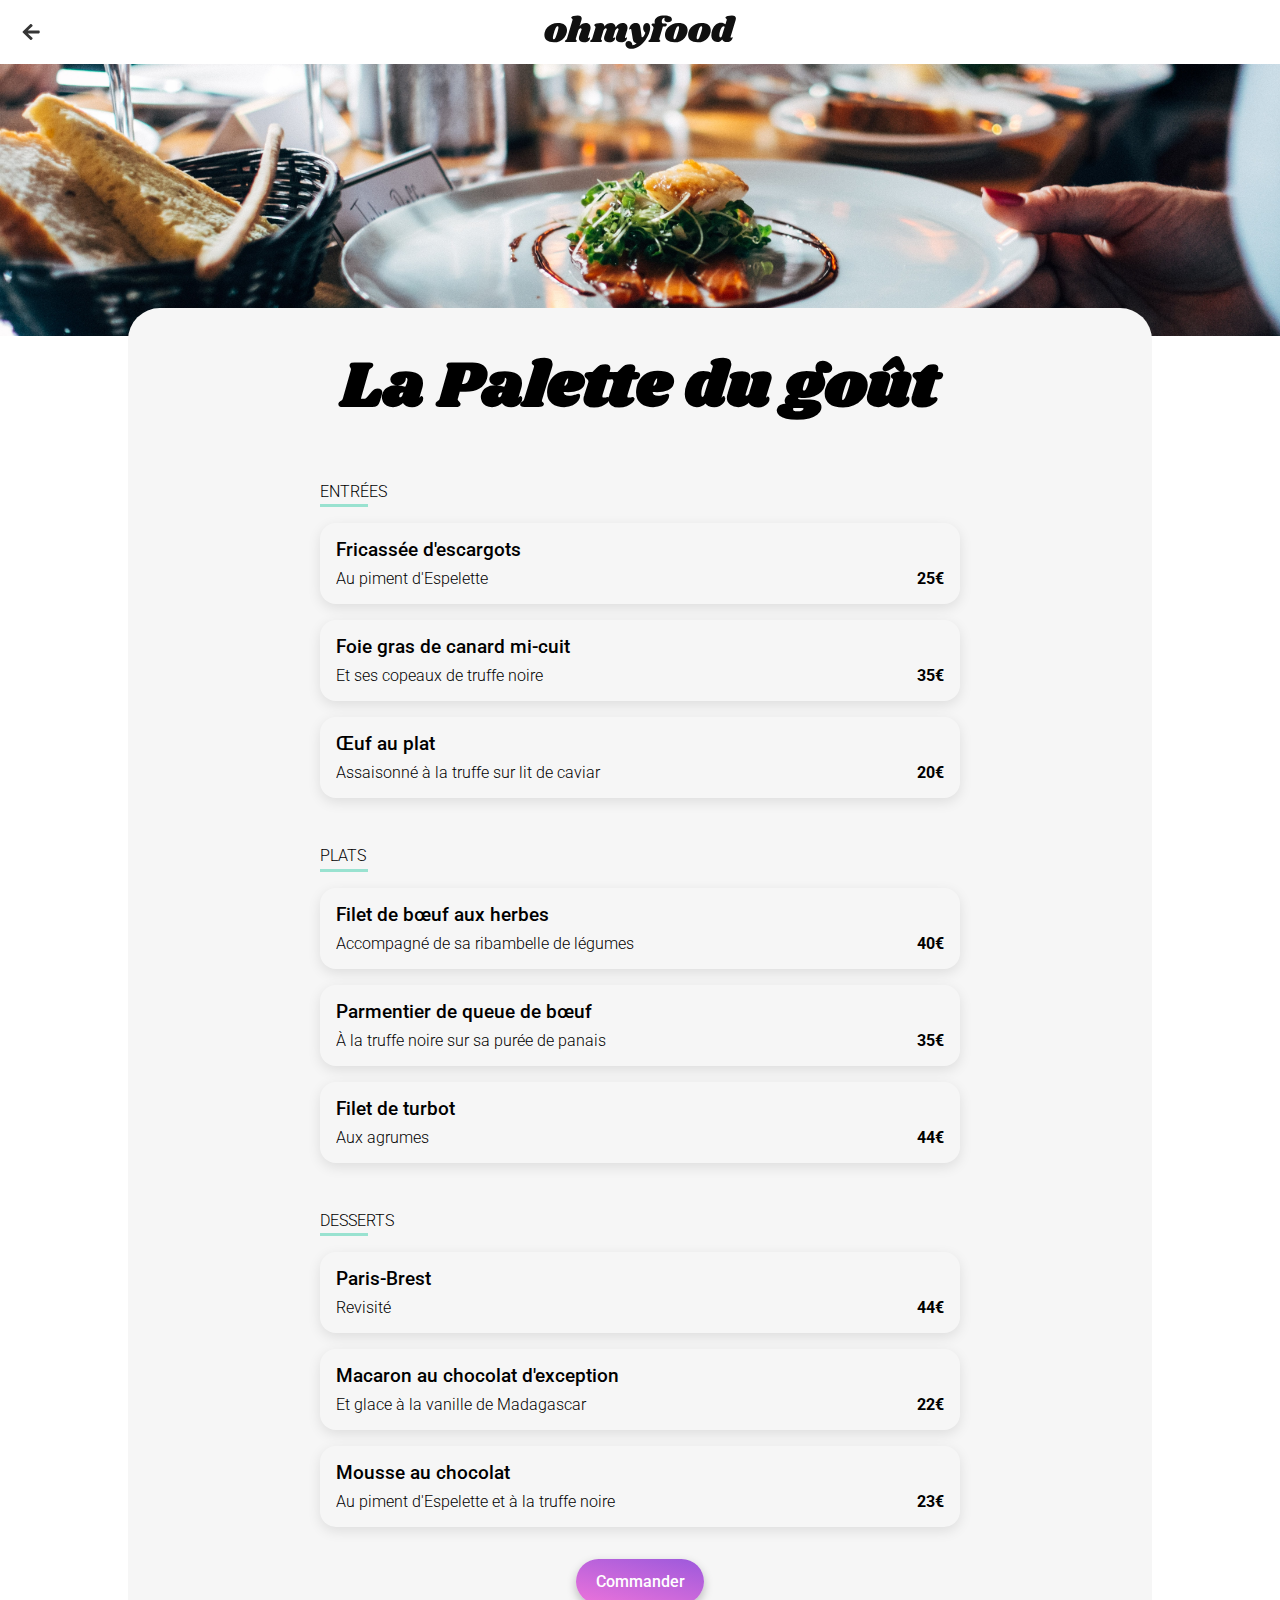
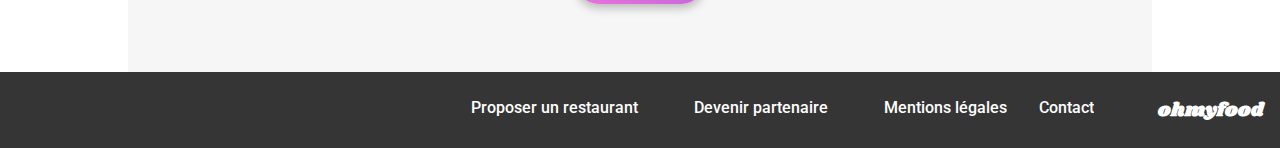
<file: restaurant.html>
<!DOCTYPE html>
<html lang="fr">

<head>
    <meta charset="UTF-8">
    <meta name="viewport" content="width=device-width, initial-scale=1.0">
    <title>Ohmyfood</title>
    <link rel="preconnect" href="https://fonts.googleapis.com">
    <link rel="preconnect" href="https://fonts.gstatic.com" crossorigin>
    <link href="https://fonts.googleapis.com/css2?family=Roboto:wght@300;400;500;700&family=Shrikhand&display=swap" rel="stylesheet">
    <link rel="stylesheet" href="./css/main.css">
    <!-- <script src="https://kit.fontawesome.com/b76aa4c2e9.js" crossorigin="anonymous"></script> -->
    <link rel="stylesheet" href="https://cdnjs.cloudflare.com/ajax/libs/font-awesome/6.2.1/css/all.min.css"
    integrity="sha512-MV7K8+y+gLIBoVD59lQIYicR65iaqukzvf/nwasF0nqhPay5w/9lJmVM2hMDcnK1OnMGCdVK+iQrJ7lzPJQd1w=="
    crossorigin="anonymous" referrerpolicy="no-referrer" />
</head>

<body>
    <header class="header header--back">
        <a href="./index.html" class="header__back"><img src="./assets/images/icons/back-arrow.svg" class="header__arrow"></a>
        <h1 title="Ohmyfood"><a href="#" class="header__link"><img src="./assets/images/logo/ohmyfood@2x.svg" class="header__logo"></a></h1>
    </header>
    <main>
        <img src="./assets/images/restaurants/jay-wennington-N_Y88TWmGwA-unsplash.jpg" class="cover">
        <section class="menu">
            <div class="menu__title">
                <h1>La Palette du goût</h1>
            </div>
            <div class="menu__category">
                <h2 class="menu__category-title anim__appear anim--timing1">Entrées</h2>
                <div class="menu__stroke motion-appear anim__appear anim--timing1"></div>
                <div class="menu__cards">
                    <article class="card anim__appear anim--timing2">
                        <div class="card__content">
                            <div class="card__text">
                                <h3 class="card__title">Fricassée d'escargots</h3>
                                <p class="card__description">Au piment d'Espelette</p>
                            </div>
                            <p class="card__price">25€</p>
                        </div>
                        <div class="card__check">
                            <i class="fa-solid fa-circle-check"></i>
                        </div>
                    </article>
                    <article class="card anim__appear anim--timing3">
                        <div class="card__content">
                            <div class="card__text">
                                <h3 class="card__title">Foie gras de canard mi-cuit</h3>
                                <p class="card__description">Et ses copeaux de truffe noire</p>
                            </div>
                            <p class="card__price">35€</p>
                        </div>
                        <div class="card__check">
                            <i class="fa-solid fa-circle-check"></i>
                        </div>
                    </article>
                    <article class="card anim__appear anim--timing4">
                        <div class="card__content">
                            <div class="card__text">
                                <h3 class="card__title">Œuf au plat</h3>
                                <p class="card__description">Assaisonné à la truffe sur lit de caviar</p>
                            </div>
                            <p class="card__price">20€</p>
                        </div>
                        <div class="card__check">
                            <i class="fa-solid fa-circle-check"></i>
                        </div>
                    </article>
                </div>
            </div>  
            <div class="menu__category">
                <h2 class="menu__category-title anim__appear anim--timing5">Plats</h2>
                <div class="menu__stroke anim__appear anim--timing5"></div>
                <div class="menu__cards">
                    <article class="card anim__appear anim--timing6">
                        <div class="card__content">
                            <div class="card__text">
                                <h3 class="card__title">Filet de bœuf aux herbes</h3>
                                <p class="card__description">Accompagné de sa ribambelle de légumes</p>
                            </div>
                            <p class="card__price">40€</p>
                        </div>
                        <div class="card__check">
                            <i class="fa-solid fa-circle-check"></i>
                        </div>
                    </article>
                    <article class="card anim__appear anim--timing7">
                        <div class="card__content">
                            <div class="card__text">
                                <h3 class="card__title">Parmentier de queue de bœuf</h3>
                                <p class="card__description">À la truffe noire sur sa purée de panais</p>
                            </div>
                            <p class="card__price">35€</p>
                        </div>
                        <div class="card__check">
                            <i class="fa-solid fa-circle-check"></i>
                        </div>
                    </article>
                    <article class="card anim__appear anim--timing8">
                        <div class="card__content">
                            <div class="card__text">
                                <h3 class="card__title">Filet de turbot</h3>
                                <p class="card__description">Aux agrumes</p>
                            </div>
                            <p class="card__price">44€</p>
                        </div>
                        <div class="card__check">
                            <i class="fa-solid fa-circle-check"></i>
                        </div>
                    </article>
                </div>
            </div>
            <div class="menu__category">
                <h2 class="menu__category-title anim__appear anim--timing9">Desserts</h2>
                <div class="menu__stroke anim__appear anim--timing9"></div>
                <div class="menu__cards">
                    <article class="card anim__appear anim--timing10">
                        <div class="card__content">
                            <div class="card__text">
                                <h3 class="card__title">Paris-Brest</h3>
                                <p class="card__description">Revisité</p>
                            </div>
                            <p class="card__price">44€</p>
                        </div>
                        <div class="card__check">
                            <i class="fa-solid fa-circle-check"></i>
                        </div>
                    </article>
                    <article class="card anim__appear anim--timing11">
                        <div class="card__content">
                            <div class="card__text">
                                <h3 class="card__title">Macaron au chocolat d'exception</h3>
                                <p class="card__description">Et glace à la vanille de Madagascar</p>
                            </div>
                            <p class="card__price">22€</p>
                        </div>
                        <div class="card__check">
                            <i class="fa-solid fa-circle-check"></i>
                        </div>
                    </article>
                    <article class="card anim__appear anim--timing12">
                        <div class="card__content">
                            <div class="card__text">
                                <h3 class="card__title">Mousse au chocolat </h3>
                                <p class="card__description">Au piment d'Espelette et à la truffe noire</p>
                            </div>
                            <p class="card__price">23€</p>
                        </div>
                        <div class="card__check">
                            <i class="fa-solid fa-circle-check"></i>
                        </div>
                    </article>
                </div>
            </div>
            <div class="order">
                <a class="button--primary">Commander</a>
            </div>
        </section>

    </main>
    <footer class="footer">
        <h4 class="footer__logo">ohmyfood</h4>
        <ul class="footer__list">
            <li class="footer__item">
                <div class="footer__container">
                    <a href="#" class="footer__link footer__link--displayed"><i class="footer__icon fa-solid fa-utensils"></i>Proposer un restaurant</a>
                    <a href="#" class="footer__link footer__link--hidden"><i class="footer__icon fa-solid fa-utensils"></i>Proposer un restaurant</a>
                </div>
            </li>
            <li class="footer__item">
                <div class="footer__container">
                    <a href="#" class="footer__link footer__link--displayed"><i class="footer__icon fa-solid fa-handshake-angle"></i>Devenir partenaire</a>
                    <a href="#" class="footer__link footer__link--hidden"><i class="footer__icon fa-solid fa-handshake-angle"></i>Devenir partenaire</a>
                </div>
            </li>
            <li class="footer__item">
                <div class="footer__container">
                    <a href="#" class="footer__link footer__link--displayed">Mentions légales</a>
                    <a href="#" class="footer__link footer__link--hidden">Mentions légales</a>
                </div>
            </li>
            <li class="footer__item">
                <div class="footer__container">
                    <a href="#" class="footer__link footer__link--displayed">Contact</a>
                    <a href="#" class="footer__link footer__link--hidden">Contact</a>
                </div>
            </li>
        </ul>
    </footer>
</body>
</file>
<file: css/main.css>
* {
  -webkit-font-smoothing: antialiased;
  box-sizing: border-box;
  margin: 0;
}

body {
  font-family: "Roboto", sans-serif;
}

p {
  font-size: 1rem;
}

ul {
  padding-left: 0;
}

li {
  list-style: none;
}

a {
  text-decoration: none;
}

.button--primary {
  font-size: 1rem;
  margin: 2rem 0;
  border: none;
  border-radius: 1.5rem;
  padding: 0.8rem 1.2rem;
  color: #fff;
  font-weight: 500;
  position: relative;
  display: inline-block;
  overflow: hidden;
  z-index: 0;
  box-shadow: 0 0.25rem 0.6rem rgba(0, 0, 0, 0.25);
  transition: all 0.2s ease-in-out;
  cursor: pointer;
}
.button--primary::before, .button--primary::after {
  content: "";
  display: block;
  position: absolute;
  left: 0;
  top: 0;
  bottom: 0;
  right: 0;
  background: linear-gradient(193.33deg, #9356dc -11.44%, #ff79dA 123.93%);
  z-index: -1;
}
.button--primary::after {
  opacity: 0;
  background: linear-gradient(0deg, rgba(255, 255, 255, 0.15), rgba(255, 255, 255, 0.15)), linear-gradient(200.64deg, #9356dc -5.2%, #ff79dA 110.74%);
  transition: all 0.2s ease-in-out;
}
.button--primary:hover {
  box-shadow: 0 0.25rem 0.8rem rgba(0, 0, 0, 0.35);
}
.button--primary:hover::after {
  opacity: 1;
}

.header {
  position: relative;
  height: 4rem;
  display: flex;
  justify-content: center;
  align-items: center;
}
.header__link {
  display: flex;
  align-items: center;
}
.header__logo {
  width: 12rem;
}
.header__back {
  position: absolute;
  left: 1rem;
  display: flex;
  align-items: center;
}
.header__arrow {
  top: 0;
  bottom: 0;
  margin-top: auto;
  margin-bottom: auto;
}

.footer {
  display: flex;
  flex-direction: column;
  background-color: #353535;
  color: #fff;
  padding: 1.5rem 1rem;
}
.footer__logo {
  margin-bottom: 1rem;
  font-family: "Shrikhand", cursive;
  font-size: 1.2rem;
}
.footer__list {
  display: flex;
  flex-direction: column;
}
.footer__item {
  margin-bottom: 0.5rem;
}
.footer__link {
  color: #fff;
}
.footer__link--hidden {
  display: none;
}
.footer__icon {
  width: 1.5rem;
}
@media only screen and (min-width: 900px) {
  .footer {
    flex-direction: row-reverse;
    justify-content: flex-start;
    align-items: flex-end;
    gap: 4rem;
  }
  .footer__logo {
    margin-bottom: 0;
  }
  .footer__list {
    flex-direction: row;
    align-items: center;
    gap: 2rem;
  }
  .footer__item {
    height: 1.5rem;
    margin-bottom: 0;
    overflow: hidden;
  }
  .footer__container {
    position: relative;
    display: flex;
    flex-direction: column;
    gap: 0.5rem;
    transform: translate(0, 0);
    transition: transform 0.3s cubic-bezier(1, 0, 0.55, 0.95);
  }
  .footer__container:hover {
    transform: translate(0, -1.5rem);
  }
  .footer__link {
    font-weight: 500;
    line-height: 1rem;
  }
  .footer__link--hidden {
    display: inherit;
    position: relative;
  }
}

@keyframes hideLoader {
  0% {
    opacity: 1;
  }
  99% {
    opacity: 0;
    transform: translate(0, 0);
  }
  100% {
    transform: translate(0, -100%);
  }
}
@keyframes textAnimation {
  0% {
    transform: translate(0, 3rem);
    opacity: 0;
    animation-timing-function: cubic-bezier(0.39, 0.57, 0.56, 1);
  }
  50% {
    transform: translate(0, 0);
    opacity: 1;
    animation-timing-function: cubic-bezier(0.55, 0.06, 0.68, 0.19);
  }
  100% {
    transform: translate(0, -3rem);
    opacity: 0;
  }
}
.loader {
  position: fixed;
  top: 0;
  left: 0;
  width: 100vw;
  height: 100vh;
  display: flex;
  justify-content: center;
  align-items: center;
  background-color: #f6f6f6;
  z-index: 9999;
  animation: hideLoader 0.2s 3s forwards;
}
.loader__content {
  height: 2rem;
  display: flex;
  justify-content: center;
  align-items: center;
  overflow: hidden;
  padding: 0 1rem;
}
.loader__logo {
  display: inline-block;
  font-family: "Shrikhand", cursive;
  font-size: 2rem;
}
.loader__logo--1st {
  animation: textAnimation 2.5s 0.2s both;
}
.loader__logo--2nd {
  animation: textAnimation 2.5s 0.35s both;
}
.loader__logo--3rd {
  animation: textAnimation 2.5s 0.5s both;
}

.location {
  height: 3.5rem;
  background-color: #eaeaea;
  display: flex;
  flex-direction: row;
  justify-content: center;
  align-items: center;
  gap: 1rem;
}
.location p {
  font-weight: 500;
}

.introduction {
  padding: 3rem 1.2rem;
  background-color: #f6f6f6;
  text-align: center;
}
@media only screen and (min-width: 1024px) {
  .introduction {
    padding: 3rem calc((100vw - 1024px) / 2);
  }
}
.introduction h1 {
  font-size: 1.5rem;
  margin-bottom: 1.5rem;
}
.introduction p {
  font-weight: 300;
}

.tutorial {
  padding: 3rem 1rem;
}
.tutorial h2 {
  font-size: 1.5rem;
}
@media only screen and (min-width: 1024px) {
  .tutorial {
    padding: 3rem calc((100vw - 1024px) / 2);
  }
}
.tutorial__steps {
  margin-top: 1.5rem;
  display: flex;
  flex-direction: column;
  gap: 1.5rem;
}
@media only screen and (min-width: 1024px) {
  .tutorial__steps {
    flex-direction: row;
  }
}
.tutorial__step {
  padding: 2rem 0;
  width: calc(100% - 0.75rem);
  position: relative;
  right: -0.75rem;
  background-color: #f6f6f6;
  border-radius: 1.5rem;
  box-shadow: 0 0.25rem 1rem rgba(0, 0, 0, 0.15);
}
@media only screen and (min-width: 1024px) {
  .tutorial__step {
    width: 30%;
  }
}
.tutorial__step-content {
  display: flex;
  justify-content: flex-start;
  align-items: center;
  column-gap: 1.5rem;
  position: relative;
  left: -0.75rem;
}
.tutorial__step-content span {
  width: 1.5rem;
  height: 1.5rem;
  font-size: 1rem;
  font-weight: 500;
  display: inline-flex;
  align-items: center;
  justify-content: center;
  color: #fff;
  border-radius: 50%;
  background-color: #9356dc;
}
.tutorial__step-content i {
  font-size: 1.5rem;
  color: #7e7e7e;
}
.tutorial__step-content p {
  font-weight: 500;
}

.restaurants {
  padding: 3rem 1rem;
  background-color: #f6f6f6;
}
.restaurants h2 {
  font-size: 1.5rem;
}
@media only screen and (min-width: 1024px) {
  .restaurants {
    padding: 3rem calc((100vw - 1024px) / 2);
  }
}
.restaurants__cards {
  margin-top: 1.5rem;
  display: flex;
  flex-direction: column;
  row-gap: 1rem;
}
@media only screen and (min-width: 768px) {
  .restaurants__cards {
    flex-direction: row;
    flex-wrap: wrap;
    row-gap: 2rem;
    column-gap: 2rem;
    justify-content: space-between;
  }
}
.restaurants .card {
  width: 100%;
  border-radius: 1rem;
  overflow: hidden;
  box-shadow: 0 0.25rem 0.8rem rgba(0, 0, 0, 0.1);
  position: relative;
  transition: all 0.2s ease-in-out;
}
.restaurants .card:hover {
  box-shadow: 0 0.25rem 1rem rgba(0, 0, 0, 0.15);
}
@media only screen and (min-width: 768px) {
  .restaurants .card {
    width: calc(50% - 2rem);
  }
}
.restaurants .card__label {
  position: absolute;
  top: 1rem;
  right: 1rem;
  background-color: #99e2d0;
  color: #008766;
  font-weight: 500;
  padding: 0.3rem 0.5rem;
  border-radius: 0.2rem;
  box-shadow: 0 0.2rem 0.5rem rgba(0, 0, 0, 0.15);
}
.restaurants .card__image {
  height: 10rem;
  width: 100%;
  object-fit: cover;
}
.restaurants .card__body {
  padding: 1rem;
  background-color: #fff;
  display: flex;
  justify-content: space-between;
  align-items: center;
}
.restaurants .card__text {
  display: flex;
  flex-direction: column;
  row-gap: 0.5rem;
}
.restaurants .card__title {
  font-weight: 700;
}
.restaurants .card__link {
  color: #000;
}
.restaurants .card__link::after {
  content: "";
  position: absolute;
  top: 0;
  bottom: 0;
  left: 0;
  right: 0;
  z-index: 1;
}
.restaurants .card__subtitle {
  font-weight: 300;
}
.restaurants .card__heart {
  width: 2rem;
  height: 2rem;
  overflow: hidden;
  z-index: 1;
}
.restaurants .card__heart input[type=checkbox] {
  display: none;
}
.restaurants .card__heart input[type=checkbox]:checked + label {
  background-image: url(../assets/images/icons/heart-filled.svg);
  transform: scale(0);
  animation: clickHeart 0.2s both;
}
.restaurants .card__heart label {
  display: inline-block;
  cursor: pointer;
  width: 2rem;
  height: 2rem;
  background-image: url(../assets/images/icons/heart-transparent-black.svg);
  background-repeat: no-repeat;
  background-position: center;
  transition: background-image 0.2s cubic-bezier(1, 0, 0.55, 0.95);
}
.restaurants .card__heart label:hover {
  background-image: url(../assets/images/icons/heart-transparent-color.svg);
}

@keyframes clickHeart {
  0% {
    transform: scale(0);
  }
  100% {
    transform: scale(1);
  }
}
.cover {
  object-fit: cover;
  height: 17rem;
  width: 100%;
}

.menu {
  background-color: #f6f6f6;
  padding: 2rem 1rem 0 1rem;
  border-top-left-radius: 2rem;
  border-top-right-radius: 2rem;
  position: relative;
  top: -2rem;
}
@media only screen and (min-width: 640px) {
  .menu {
    padding: 2rem calc((100vw - 640px) / 2) 0 calc((100vw - 640px) / 2);
  }
}
@media only screen and (min-width: 1024px) {
  .menu {
    width: 1024px;
    padding: 2rem 192px 0 192px;
    margin: 0 auto;
  }
}
.menu::after {
  content: "";
  height: 2rem;
  width: 100%;
  position: absolute;
  bottom: -2rem;
  left: 0;
  margin: 0 auto;
  background-color: #f6f6f6;
}
@media only screen and (min-width: 1024px) {
  .menu::after {
    width: 1024px;
  }
}
.menu__header {
  margin: 0 auto;
  display: flex;
  justify-content: space-between;
  align-items: center;
  max-width: 22rem;
}
.menu__title {
  font-family: "Shrikhand", cursive;
  font-size: 2rem;
  text-align: center;
}
.menu__heart {
  width: 2rem;
  height: 2rem;
  overflow: hidden;
}
.menu__heart input[type=checkbox] {
  display: none;
}
.menu__heart input[type=checkbox]:checked + label {
  background-image: url(../assets/images/icons/heart-filled.svg);
  transform: scale(0);
  animation: clickHeart 0.2s both;
}
.menu__heart label {
  display: inline-block;
  cursor: pointer;
  width: 2rem;
  height: 2rem;
  background-image: url(../assets/images/icons/heart-transparent-black.svg);
  background-repeat: no-repeat;
  background-position: center;
  transition: background-image 0.2s cubic-bezier(1, 0, 0.55, 0.95);
}
.menu__heart label:hover {
  background-image: url(../assets/images/icons/heart-transparent-color.svg);
}
.menu__category {
  margin-top: 3rem;
}
.menu__category-title {
  text-transform: uppercase;
  font-weight: 300;
  font-size: 1rem;
  margin-bottom: 0.2rem;
}
.menu__stroke {
  width: 3rem;
  height: 0.2rem;
  background-color: #99e2d0;
}
.menu__cards {
  margin-top: 1rem;
  display: flex;
  flex-direction: column;
  gap: 1rem;
}
.menu .card {
  width: 100%;
  border-radius: 1rem;
  overflow: hidden;
  box-shadow: 0 0.25rem 0.8rem rgba(0, 0, 0, 0.1);
  padding: 1rem;
  position: relative;
  cursor: pointer;
  transition: all 0.2s ease-in-out;
}
.menu .card:hover {
  box-shadow: 0 0.25rem 1rem rgba(0, 0, 0, 0.15);
}
.menu .card:hover > .card__check {
  transform: translate(-4rem, 0);
}
.menu .card:hover .card__price {
  transform: translate(-4rem, 0);
}
.menu .card__content {
  display: flex;
  justify-content: space-between;
  align-items: end;
}
.menu .card__text {
  display: flex;
  flex-direction: column;
  gap: 0.5rem;
  flex: 1;
  max-width: 90%;
}
.menu .card__title {
  font-weight: 500;
}
.menu .card__description {
  font-weight: 300;
  text-overflow: ellipsis;
  overflow: hidden;
  white-space: nowrap;
}
.menu .card__price {
  font-weight: 700;
  transform: translate(0, 0);
  transition: transform 0.2s ease-in-out;
}
.menu .card__check {
  height: 100%;
  width: 4rem;
  background-color: #99e2d0;
  position: absolute;
  right: -4rem;
  top: 0;
  display: flex;
  justify-content: center;
  align-items: center;
  transform: translate(0, 0);
  transition: transform 0.2s ease-in-out;
}
.menu .card__check i {
  color: #fff;
  font-size: 1.5rem;
}
.menu .order {
  text-align: center;
}

@keyframes menuAppear {
  0% {
    transform: translate(0, 2rem);
    opacity: 0;
  }
  100% {
    transform: translate(0, 0);
    opacity: 1;
  }
}
.anim__appear {
  animation: menuAppear 0.6s 0s backwards;
}
.anim--timing1 {
  animation-delay: 0.05s;
}
.anim--timing2 {
  animation-delay: 0.1s;
}
.anim--timing3 {
  animation-delay: 0.15s;
}
.anim--timing4 {
  animation-delay: 0.2s;
}
.anim--timing5 {
  animation-delay: 0.25s;
}
.anim--timing6 {
  animation-delay: 0.3s;
}
.anim--timing7 {
  animation-delay: 0.35s;
}
.anim--timing8 {
  animation-delay: 0.4s;
}
.anim--timing9 {
  animation-delay: 0.45s;
}
.anim--timing10 {
  animation-delay: 0.5s;
}
.anim--timing11 {
  animation-delay: 0.55s;
}
.anim--timing12 {
  animation-delay: 0.6s;
}
.anim--timing13 {
  animation-delay: 0.65s;
}

/*# sourceMappingURL=main.css.map */
</file>
